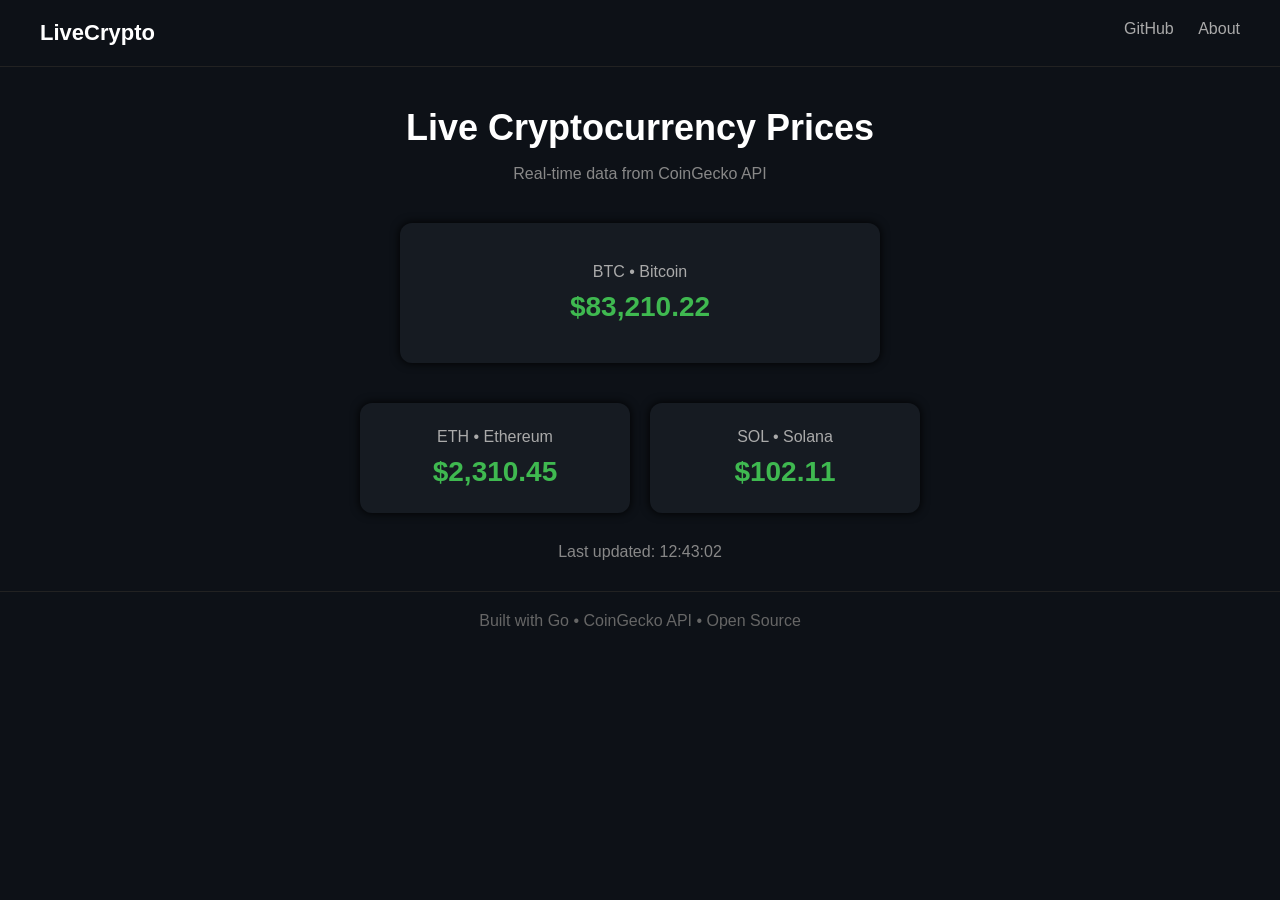
<file: frontend/index.html>
<!DOCTYPE html>
<html lang="en">
<head>
    <meta charset="UTF-8" />
    <meta name="viewport" content="width=device-width, initial-scale=1.0" />
    <title>Live Crypto Wallet</title>
    <link rel="stylesheet" href="style.css" />
</head>
<body>

<header>
    <div class="logo">LiveCrypto</div>
    <div class="links">
        <a href="#">GitHub</a>
        <a href="#">About</a>
    </div>
</header>

<section class="hero">
    <h1>Live Cryptocurrency Prices</h1>
    <p>Real-time data from CoinGecko API</p>
</section>

<section class="main-btc">
    <div class="coin-card big">
        <div class="coin-name">BTC • Bitcoin</div>
        <div class="price">$83,210.22</div>
    </div>
</section>

<section class="coins-grid">
    <div class="coin-card">
        <div class="coin-name">ETH • Ethereum</div>
        <div class="price">$2,310.45</div>
    </div>

    <div class="coin-card">
        <div class="coin-name">SOL • Solana</div>
        <div class="price">$102.11</div>
    </div>

    <!-- Will Add Soon:-->
     
    <!-- <div class="coin-card">
        <div class="coin-name">BNB • Binance</div>
        <div class="price">$310.55</div>
    </div>

    <div class="coin-card">
        <div class="coin-name">DOGE • Dogecoin</div>
        <div class="price">$0.12</div>
    </div> -->
</section>

<div class="last-updated">
    Last updated: 12:43:02
</div>

<footer>
    Built with Go • CoinGecko API • Open Source
</footer>

</body>
</html>
</file>
<file: frontend/style.css>
body {
    margin: 0;
    font-family: Arial, Helvetica, sans-serif;
    background-color: #0d1117;
    color: white;
}

/* Header */
header {
    display: flex;
    justify-content: space-between;
    padding: 20px 40px;
    border-bottom: 1px solid #222;
}

.logo {
    font-size: 22px;
    font-weight: bold;
}

.links a {
    color: #aaa;
    margin-left: 20px;
    text-decoration: none;
}

/* Hero */
.hero {
    text-align: center;
    margin-top: 40px;
}

.hero h1 {
    font-size: 36px;
    margin-bottom: 10px;
}

.hero p {
    color: #888;
}

/* BTC Big Card */
.main-btc {
    display: flex;
    justify-content: center;
    margin: 40px 0;
}

.coin-card {
    background-color: #161b22;
    padding: 25px;
    border-radius: 12px;
    width: 220px;
    text-align: center;
    box-shadow: 0 0 10px #000;
}

.coin-card.big {
    width: 400px;
    padding: 40px;
}

.coin-name {
    color: #aaa;
    margin-bottom: 10px;
}

.price {
    font-size: 28px;
    color: #3fb950;
    font-weight: bold;
}

/* Grid */
.coins-grid {
    display: flex;
    justify-content: center;
    gap: 20px;
    flex-wrap: wrap;
}

/* Last updated */
.last-updated {
    text-align: center;
    margin: 30px 0;
    color: #888;
}

/* Footer */
footer {
    text-align: center;
    padding: 20px;
    border-top: 1px solid #222;
    color: #666;
}
</file>
